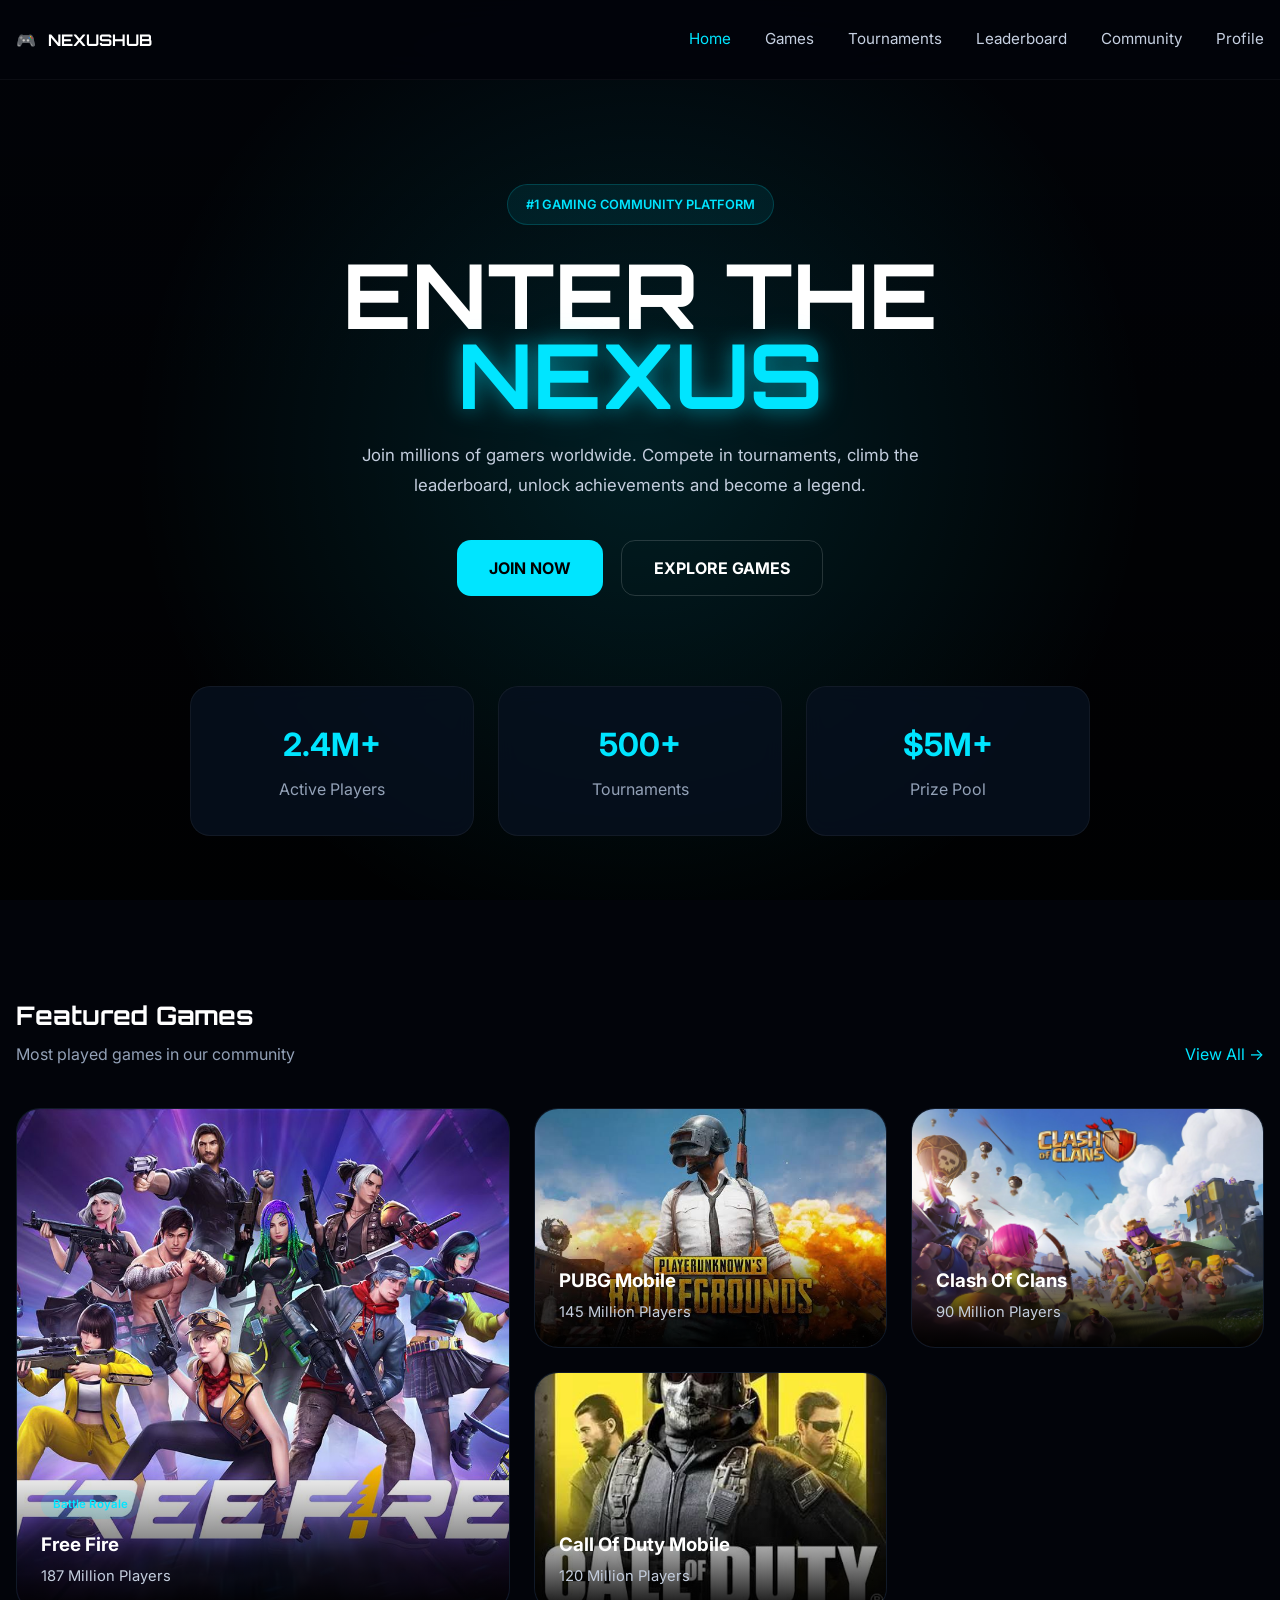
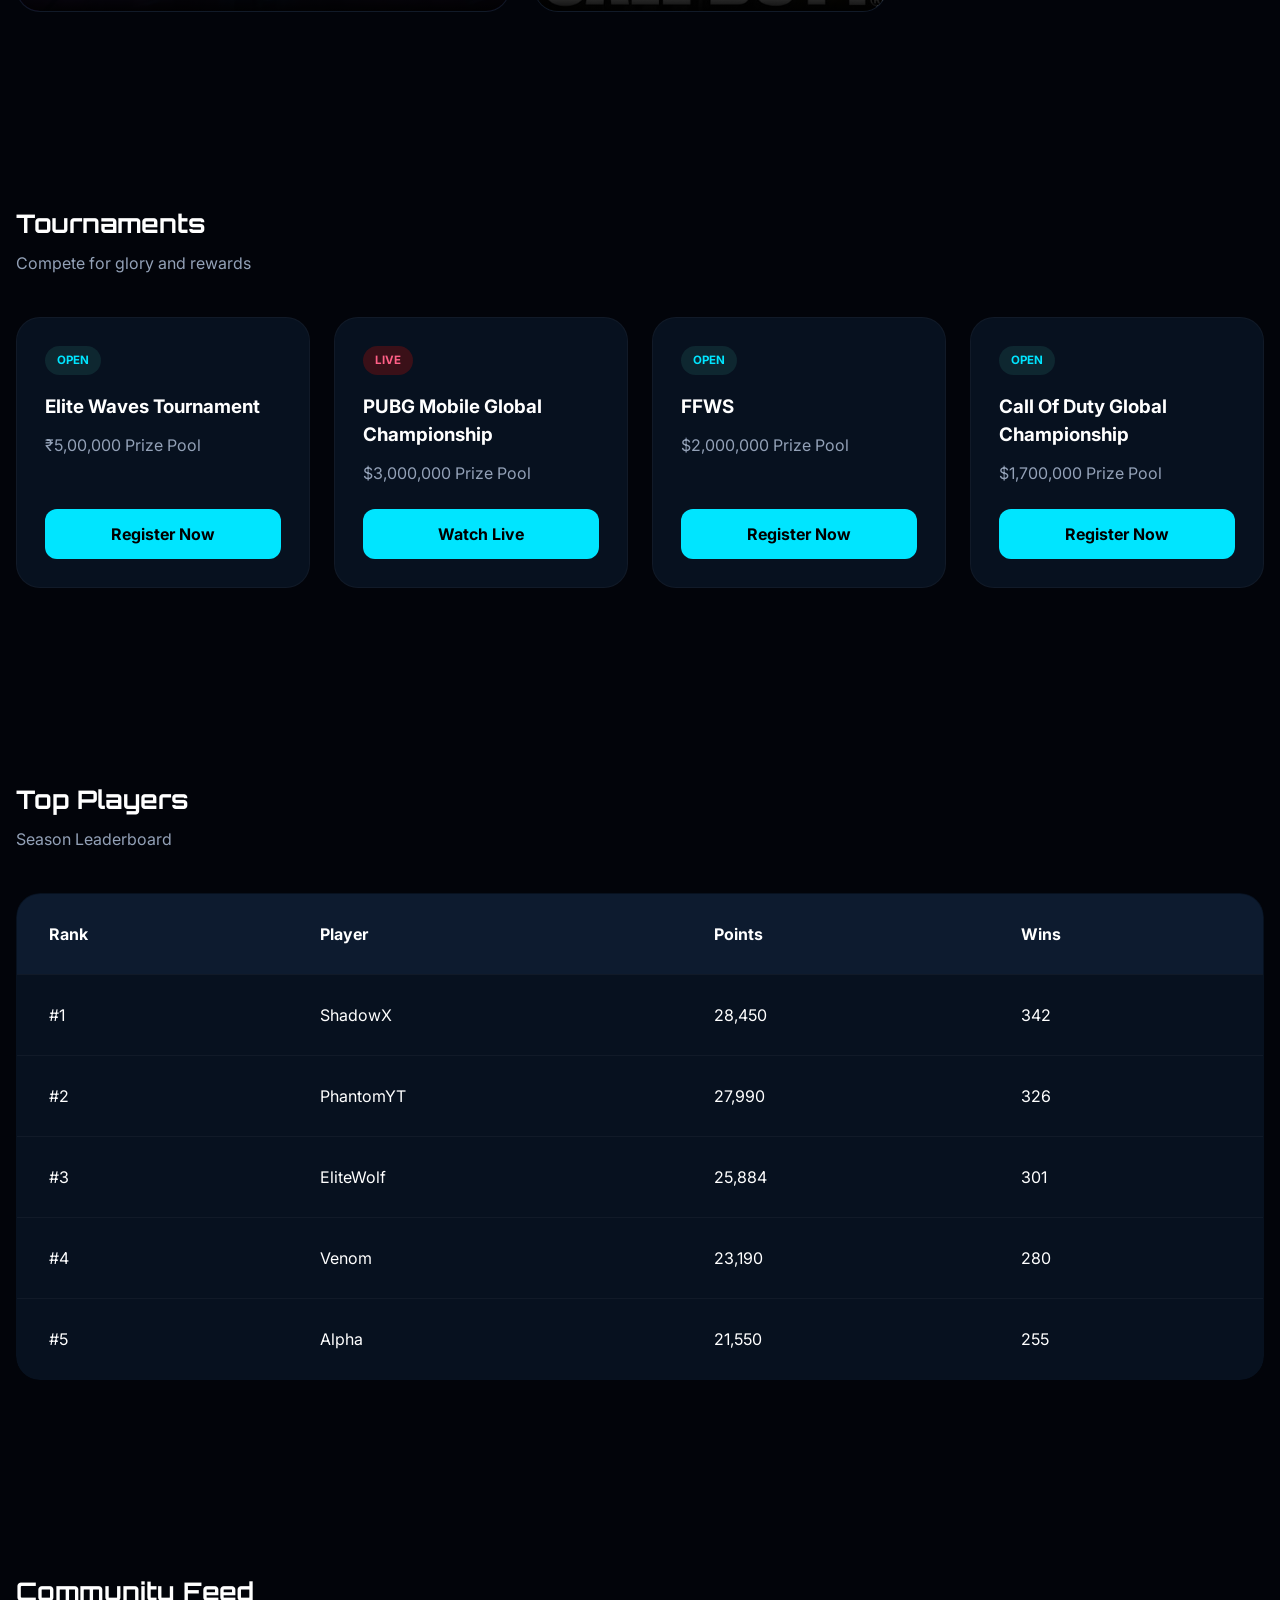
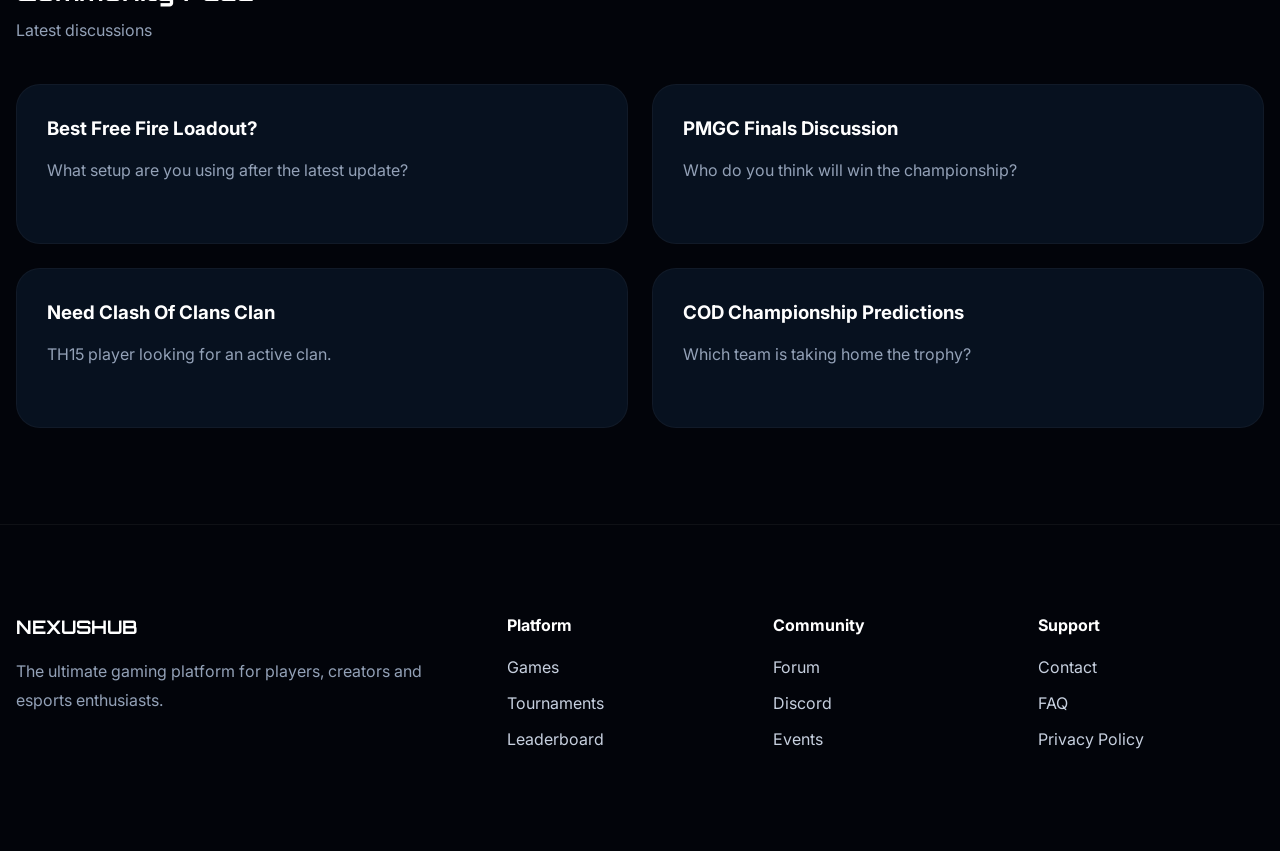
<file: index.html>
<!DOCTYPE html>
<html lang="en">
<head>
<meta charset="UTF-8">
<meta name="viewport" content="width=device-width, initial-scale=1.0">

<title>NexusHub Gaming Platform</title>

<link rel="preconnect" href="https://fonts.googleapis.com">
<link href="https://fonts.googleapis.com/css2?family=Orbitron:wght@500;700;800&family=Inter:wght@300;400;500;600;700&display=swap" rel="stylesheet">

<link rel="stylesheet" href="styles.css">
</head>
<body>

<header class="navbar">

    <div class="container nav-container">

        <a href="#" class="logo">
            <span class="logo-icon">🎮</span>
            <span>NEXUSHUB</span>
        </a>

        <nav class="nav-links" id="primary-navigation" aria-label="Primary">
            <a class="active" href="#" aria-current="page">Home</a>
            <a href="games.html">Games</a>
            <a href="tournament.html">Tournaments</a>
            <a href="leaderboard.html">Leaderboard</a>
            <a href="community.html">Community</a>
            <a href="profile.html">Profile</a>
        </nav>

        <button class="mobile-menu" type="button" aria-label="Open menu" aria-expanded="false" aria-controls="primary-navigation">
            ☰
        </button>

    </div>

</header>

<main>

<section class="hero">

    <div class="hero-overlay"></div>

    <div class="container hero-content">

        <span class="hero-badge">
            #1 GAMING COMMUNITY PLATFORM
        </span>

        <h1>
            ENTER THE<br>
            <span>NEXUS</span>
        </h1>

        <p>
            Join millions of gamers worldwide. Compete in tournaments,
            climb the leaderboard, unlock achievements and become a legend.
        </p>

        <div class="hero-actions">

            <button class="btn btn-primary" type="button">
                JOIN NOW
            </button>

            <button class="btn btn-outline" type="button">
                EXPLORE GAMES
            </button>

        </div>

        <div class="hero-stats">

            <div class="stat-card">
                <h3>2.4M+</h3>
                <span>Active Players</span>
            </div>

            <div class="stat-card">
                <h3>500+</h3>
                <span>Tournaments</span>
            </div>

            <div class="stat-card">
                <h3>$5M+</h3>
                <span>Prize Pool</span>
            </div>

        </div>

    </div>

</section>

<section class="section">

    <div class="container">

        <div class="section-header">

            <div>
                <h2>Featured Games</h2>
                <p>Most played games in our community</p>
            </div>

            <a href="#">
                View All →
            </a>

        </div>

        <div class="games-grid">

            <article class="game-card featured">

                <img src="Images/freefire.png" alt="Free Fire" loading="lazy" decoding="async">

                <div class="game-content">

                    <span class="tag">Battle Royale</span>

                    <h3>Free Fire</h3>

                    <p>187 Million Players</p>

                </div>

            </article>

            <article class="game-card">

                <img src="Images/pubg.png" alt="PUBG Mobile" loading="lazy" decoding="async">

                <div class="game-content">
                    <h3>PUBG Mobile</h3>
                    <p>145 Million Players</p>
                </div>

            </article>

            <article class="game-card">

                <img src="Images/coc.png" alt="Clash of Clans" loading="lazy" decoding="async">

                <div class="game-content">
                    <h3>Clash Of Clans</h3>
                    <p>90 Million Players</p>
                </div>

            </article>

            <article class="game-card">

                <img src="Images/cod.png" alt="Call of Duty Mobile" loading="lazy" decoding="async">

                <div class="game-content">
                    <h3>Call Of Duty Mobile</h3>
                    <p>120 Million Players</p>
                </div>

            </article>

        </div>

    </div>

</section>

<section class="section">

    <div class="container">

        <div class="section-header">

            <div>
                <h2>Tournaments</h2>
                <p>Compete for glory and rewards</p>
            </div>

        </div>

        <div class="tournaments-grid">

            <article class="tournament-card">

                <span class="status">
                    OPEN
                </span>

                <h3>Elite Waves Tournament</h3>

                <p>₹5,00,000 Prize Pool</p>

                <button type="button">
                    Register Now
                </button>

            </article>

            <article class="tournament-card">

                <span class="status live">
                    LIVE
                </span>

                <h3>PUBG Mobile Global Championship</h3>

                <p>$3,000,000 Prize Pool</p>

                <button type="button">
                    Watch Live
                </button>

            </article>

            <article class="tournament-card">

                <span class="status">
                    OPEN
                </span>

                <h3>FFWS</h3>

                <p>$2,000,000 Prize Pool</p>

                <button type="button">
                    Register Now
                </button>

            </article>

            <article class="tournament-card">

                <span class="status">
                    OPEN
                </span>

                <h3>Call Of Duty Global Championship</h3>

                <p>$1,700,000 Prize Pool</p>

                <button type="button">
                    Register Now
                </button>

            </article>

        </div>

    </div>

</section>

<section class="section">

    <div class="container">

        <div class="section-header">

            <div>
                <h2>Top Players</h2>
                <p>Season Leaderboard</p>
            </div>

        </div>

        <div class="table-shell" role="region" aria-label="Season leaderboard">

        <table class="leaderboard">

            <thead>

                <tr>
                    <th>Rank</th>
                    <th>Player</th>
                    <th>Points</th>
                    <th>Wins</th>
                </tr>

            </thead>

            <tbody>

                <tr>
                    <td>#1</td>
                    <td>ShadowX</td>
                    <td>28,450</td>
                    <td>342</td>
                </tr>

                <tr>
                    <td>#2</td>
                    <td>PhantomYT</td>
                    <td>27,990</td>
                    <td>326</td>
                </tr>

                <tr>
                    <td>#3</td>
                    <td>EliteWolf</td>
                    <td>25,884</td>
                    <td>301</td>
                </tr>

                <tr>
                    <td>#4</td>
                    <td>Venom</td>
                    <td>23,190</td>
                    <td>280</td>
                </tr>

                <tr>
                    <td>#5</td>
                    <td>Alpha</td>
                    <td>21,550</td>
                    <td>255</td>
                </tr>

            </tbody>

        </table>

        </div>

    </div>

</section>

<section class="section">

    <div class="container">

        <div class="section-header">

            <div>
                <h2>Community Feed</h2>
                <p>Latest discussions</p>
            </div>

        </div>

        <div class="feed-grid">

            <article class="feed-card">
                <h3>Best Free Fire Loadout?</h3>
                <p>What setup are you using after the latest update?</p>
            </article>

            <article class="feed-card">
                <h3>PMGC Finals Discussion</h3>
                <p>Who do you think will win the championship?</p>
            </article>

            <article class="feed-card">
                <h3>Need Clash Of Clans Clan</h3>
                <p>TH15 player looking for an active clan.</p>
            </article>

            <article class="feed-card">
                <h3>COD Championship Predictions</h3>
                <p>Which team is taking home the trophy?</p>
            </article>

        </div>

    </div>

</section>

<footer>

    <div class="container footer-grid">

        <div>

            <h3>NEXUSHUB</h3>

            <p>
                The ultimate gaming platform for players, creators and esports enthusiasts.
            </p>

        </div>

        <div>

            <h4>Platform</h4>

            <a href="#">Games</a>
            <a href="#">Tournaments</a>
            <a href="#">Leaderboard</a>

        </div>

        <div>

            <h4>Community</h4>

            <a href="#">Forum</a>
            <a href="#">Discord</a>
            <a href="#">Events</a>

        </div>

        <div>

            <h4>Support</h4>

            <a href="#">Contact</a>
            <a href="#">FAQ</a>
            <a href="#">Privacy Policy</a>

        </div>

    </div>

</footer>

</main>

<script src="script.js"></script>

</body>
</html>
</file>
<file: styles.css>
:root{
--bg:#02040a;
--surface:#07111f;
--surface-light:#0c1a2d;
--cyan:#00e5ff;
--cyan-dark:#00b8cc;
--text:#ffffff;
--muted:#93a1b7;
--border:rgba(255,255,255,.06);
--radius:20px;
}

*{
margin:0;
padding:0;
box-sizing:border-box;
}

html,
body{
min-height:100%;
}

html{
scroll-behavior:smooth;
}

body{
background:var(--bg);
color:var(--text);
font-family:'Inter',sans-serif;
line-height:1.5;
overflow-x:hidden;
text-rendering:optimizeLegibility;
font-synthesis-weight:none;
}

img{
display:block;
width:100%;
height:auto;
}

a{
text-decoration:none;
color:inherit;
}

button{
font:inherit;
cursor:pointer;
}

:focus-visible{
outline:2px solid var(--cyan);
outline-offset:3px;
}

.container{
width:min(1280px,calc(100% - 2rem));
margin:0 auto;
}

.section{
padding:96px 0;
}

.navbar{
position:fixed;
top:0;
left:0;
width:100%;
height:80px;
z-index:1000;
backdrop-filter:blur(18px);
background:rgba(2,4,10,.9);
border-bottom:1px solid rgba(255,255,255,.04);
transition:background .25s ease, border-color .25s ease, box-shadow .25s ease;
}

.navbar.is-scrolled{
background:rgba(2,4,10,.98);
border-bottom-color:rgba(255,255,255,.08);
box-shadow:0 10px 30px rgba(0,0,0,.22);
}

.nav-container{
position:relative;
height:100%;
display:flex;
align-items:center;
justify-content:space-between;
}

.logo{
display:flex;
align-items:center;
gap:12px;
font-family:'Orbitron',sans-serif;
font-weight:700;
}

.logo-icon{
color:var(--cyan);
}

.nav-links{
display:flex;
align-items:center;
gap:34px;
}

.nav-links a{
color:#c6d0e1;
transition:.25s ease;
font-size:.95rem;
}

.nav-links a:hover,
.nav-links .active{
color:var(--cyan);
}

.mobile-menu{
display:none;
border:none;
background:none;
color:#fff;
font-size:1.4rem;
padding:8px;
border-radius:12px;
}

.hero{
position:relative;
min-height:100vh;
display:flex;
align-items:center;
justify-content:center;
text-align:center;
padding-top:120px;
background:
linear-gradient(
rgba(0,0,0,.25),
rgba(0,0,0,.82)
),
url("https://images.unsplash.com/photo-1511512578047-dfb367046420?w=2400");
background-size:cover;
background-position:center;
}

.hero-overlay{
position:absolute;
inset:0;
background:
radial-gradient(
circle at center,
rgba(0,229,255,.12),
transparent 65%
);
}

.hero-content{
position:relative;
z-index:2;
width:min(100%,900px);
}

.hero-badge{
display:inline-flex;
align-items:center;
padding:10px 18px;
border-radius:999px;
background:rgba(0,229,255,.08);
border:1px solid rgba(0,229,255,.18);
color:var(--cyan);
font-size:.8rem;
font-weight:600;
margin-bottom:30px;
}

.hero h1{
font-family:'Orbitron',sans-serif;
font-size:clamp(3.6rem,7vw,6.6rem);
line-height:.9;
margin-bottom:24px;
}

.hero h1 span{
color:var(--cyan);
text-shadow:
0 0 20px rgba(0,229,255,.45),
0 0 40px rgba(0,229,255,.2);
}

.hero p{
max-width:650px;
margin:0 auto;
color:#c4cede;
line-height:1.8;
font-size:1.05rem;
}

.hero-actions{
margin-top:40px;
display:flex;
justify-content:center;
gap:18px;
flex-wrap:wrap;
}

.btn{
height:56px;
padding:0 32px;
border-radius:14px;
font-weight:700;
transition:.25s ease;
border:1px solid transparent;
}

.btn-primary{
border:none;
color:#000;
background:var(--cyan);
}

.btn-primary:hover{
transform:translateY(-2px);
box-shadow:0 10px 24px rgba(0,229,255,.18);
}

.btn-outline{
color:#fff;
background:transparent;
border:1px solid rgba(255,255,255,.15);
}

.btn-outline:hover{
border-color:var(--cyan);
background:rgba(0,229,255,.04);
}

.hero-stats{
margin-top:90px;
display:grid;
grid-template-columns:repeat(3,1fr);
gap:24px;
align-items:stretch;
}

.stat-card{
padding:34px;
border-radius:20px;
background:rgba(7,17,31,.82);
border:1px solid rgba(255,255,255,.05);
backdrop-filter:blur(10px);
min-height:150px;
}

.stat-card h3{
color:var(--cyan);
margin-bottom:8px;
font-size:2rem;
}

.stat-card span{
color:var(--muted);
}

.section-header{
display:flex;
align-items:flex-end;
justify-content:space-between;
margin-bottom:42px;
}

.section-header h2{
font-family:'Orbitron',sans-serif;
font-size:clamp(1.6rem,2vw,2.1rem);
margin-bottom:8px;
}

.section-header p{
color:var(--muted);
}

.section-header a{
color:var(--cyan);
}

.games-grid{
display:grid;
grid-template-columns:1.4fr 1fr 1fr;
grid-template-rows:240px 240px;
gap:24px;
}

.game-card{
position:relative;
overflow:hidden;
border-radius:24px;
background:var(--surface);
border:1px solid rgba(255,255,255,.04);
transition:.3s ease;
min-height:240px;
height:100%;
}

.game-card.featured{
grid-row:1 / span 2;
min-height:504px;
}

.game-card:hover{
transform:translateY(-6px);
border-color:rgba(0,229,255,.16);
box-shadow:
0 14px 34px rgba(0,0,0,.35),
0 0 0 1px rgba(0,229,255,.04);
}

.game-card img{
width:100%;
height:100%;
object-fit:cover;
transition:transform .5s ease;
}

.game-card:hover img{
transform:scale(1.03);
}

.game-content{
position:absolute;
left:0;
right:0;
bottom:0;
padding:24px;
background:
linear-gradient(
to top,
rgba(0,0,0,.96),
rgba(0,0,0,.45),
transparent
);
}

.game-content h3{
margin-bottom:6px;
}

.game-content p{
color:#c4cede;
font-size:.92rem;
}

.tag{
display:inline-flex;
padding:6px 12px;
border-radius:999px;
margin-bottom:12px;
background:rgba(0,229,255,.12);
color:var(--cyan);
font-size:.72rem;
font-weight:600;
}

.tournaments-grid{
display:grid;
grid-template-columns:repeat(4,1fr);
gap:24px;
align-items:stretch;
}

.tournament-card{
display:flex;
flex-direction:column;
min-height:100%;
padding:28px;
border-radius:24px;
background:var(--surface);
border:1px solid rgba(255,255,255,.04);
transition:.3s ease;
}

.tournament-card:hover{
transform:translateY(-6px);
border-color:rgba(0,229,255,.16);
box-shadow:
0 14px 34px rgba(0,0,0,.35),
0 0 0 1px rgba(0,229,255,.04);
}

.status{
display:inline-flex;
align-items:center;
width:max-content;
padding:6px 12px;
border-radius:999px;
background:#0e2730;
color:var(--cyan);
font-size:.72rem;
font-weight:700;
margin-bottom:18px;
}

.live{
background:#3a1018;
color:#ff5f86;
}

.tournament-card h3{
margin-bottom:12px;
line-height:1.5;
}

.tournament-card p{
color:var(--muted);
margin-bottom:24px;
}

.tournament-card button{
margin-top:auto;
height:50px;
border:none;
border-radius:12px;
background:var(--cyan);
color:#000;
font-weight:700;
transition:.25s ease;
}

.tournament-card button:hover{
transform:translateY(-1px);
box-shadow:0 10px 20px rgba(0,229,255,.14);
}

.leaderboard{
width:100%;
border-collapse:collapse;
overflow:hidden;
border-radius:24px;
background:var(--surface);
border:1px solid rgba(255,255,255,.04);
}

.leaderboard thead{
background:#0d1b2f;
}

.leaderboard th,
.leaderboard td{
padding:28px 32px;
text-align:left;
}

.leaderboard td{
border-top:1px solid rgba(255,255,255,.04);
}

.leaderboard tbody tr{
transition:.25s ease;
}

.leaderboard tbody tr:hover{
background:rgba(0,229,255,.03);
}

.table-shell{
overflow-x:auto;
border-radius:24px;
}

.leaderboard tbody tr:last-child td{
border-bottom:none;
}

.feed-grid{
display:grid;
grid-template-columns:repeat(2,minmax(0,1fr));
gap:24px;
}

.feed-card{
padding:30px;
border-radius:24px;
background:var(--surface);
border:1px solid rgba(255,255,255,.04);
transition:.3s ease;
min-height:160px;
height:100%;
}

.feed-card:hover{
transform:translateY(-5px);
border-color:rgba(0,229,255,.14);
box-shadow:0 12px 30px rgba(0,0,0,.28);
}

.feed-card h3{
margin-bottom:14px;
}

.feed-card p{
color:var(--muted);
line-height:1.7;
}

footer{
padding:88px 0;
border-top:1px solid rgba(255,255,255,.05);
}

.footer-grid{
display:grid;
grid-template-columns:
minmax(320px,2fr)
repeat(3,minmax(150px,1fr));
gap:40px;
}

.footer-grid h3{
font-family:'Orbitron',sans-serif;
margin-bottom:16px;
}

.footer-grid h4{
margin-bottom:18px;
}

.footer-grid p{
color:var(--muted);
line-height:1.8;
}

.footer-grid a{
display:block;
color:#c7d0df;
margin-bottom:12px;
transition:.25s ease;
}

.footer-grid a:hover{
color:var(--cyan);
}

@media (max-width:1200px){
.games-grid{
    grid-template-columns:repeat(2,minmax(0,1fr));
    grid-template-rows:none;
    grid-auto-rows:220px;
}

.game-card.featured{
    grid-row:auto;
    min-height:220px;
}

.tournaments-grid{
    grid-template-columns:repeat(2,minmax(0,1fr));
}

.hero-stats{
    grid-template-columns:repeat(3,minmax(0,1fr));
}

.footer-grid{
    grid-template-columns:repeat(2,minmax(0,1fr));
}

}

@media (max-width:768px){

.nav-links{
    display:none;
    position:absolute;
    top:calc(100% + 12px);
    right:0;
    left:0;
    padding:18px;
    border-radius:20px;
    flex-direction:column;
    align-items:flex-start;
    gap:16px;
    background:rgba(3,7,14,.98);
    border:1px solid rgba(255,255,255,.06);
    box-shadow:0 18px 40px rgba(0,0,0,.35);
}

.nav-links.is-open{
    display:flex;
}

.mobile-menu{
    display:block;
}

.hero{
    min-height:auto;
    padding:140px 0 80px;
}

.hero h1{
    font-size:clamp(2.8rem,14vw,4rem);
}

.hero-actions{
    flex-direction:column;
    align-items:center;
}

.btn{
    width:250px;
}

.games-grid,
.tournaments-grid,
.feed-grid,
.footer-grid{
    grid-template-columns:1fr;
}

.games-grid{
    grid-template-rows:none;
}

.game-card.featured{
    min-height:300px;
}

.game-card{
    min-height:260px;
}

.stat-card{
    min-height:auto;
}

.section{
    padding:80px 0;
}

.section-header{
    flex-direction:column;
    align-items:flex-start;
    gap:12px;
}

.leaderboard th,
.leaderboard td{
    padding:18px 16px;
}

.footer-grid{
    gap:28px;
}


}

@media (prefers-reduced-motion: reduce){
    html{
        scroll-behavior:auto;
    }

    *,
    *::before,
    *::after{
        animation-duration:.01ms !important;
        animation-iteration-count:1 !important;
        transition-duration:.01ms !important;
        scroll-behavior:auto !important;
    }
}
</file>
